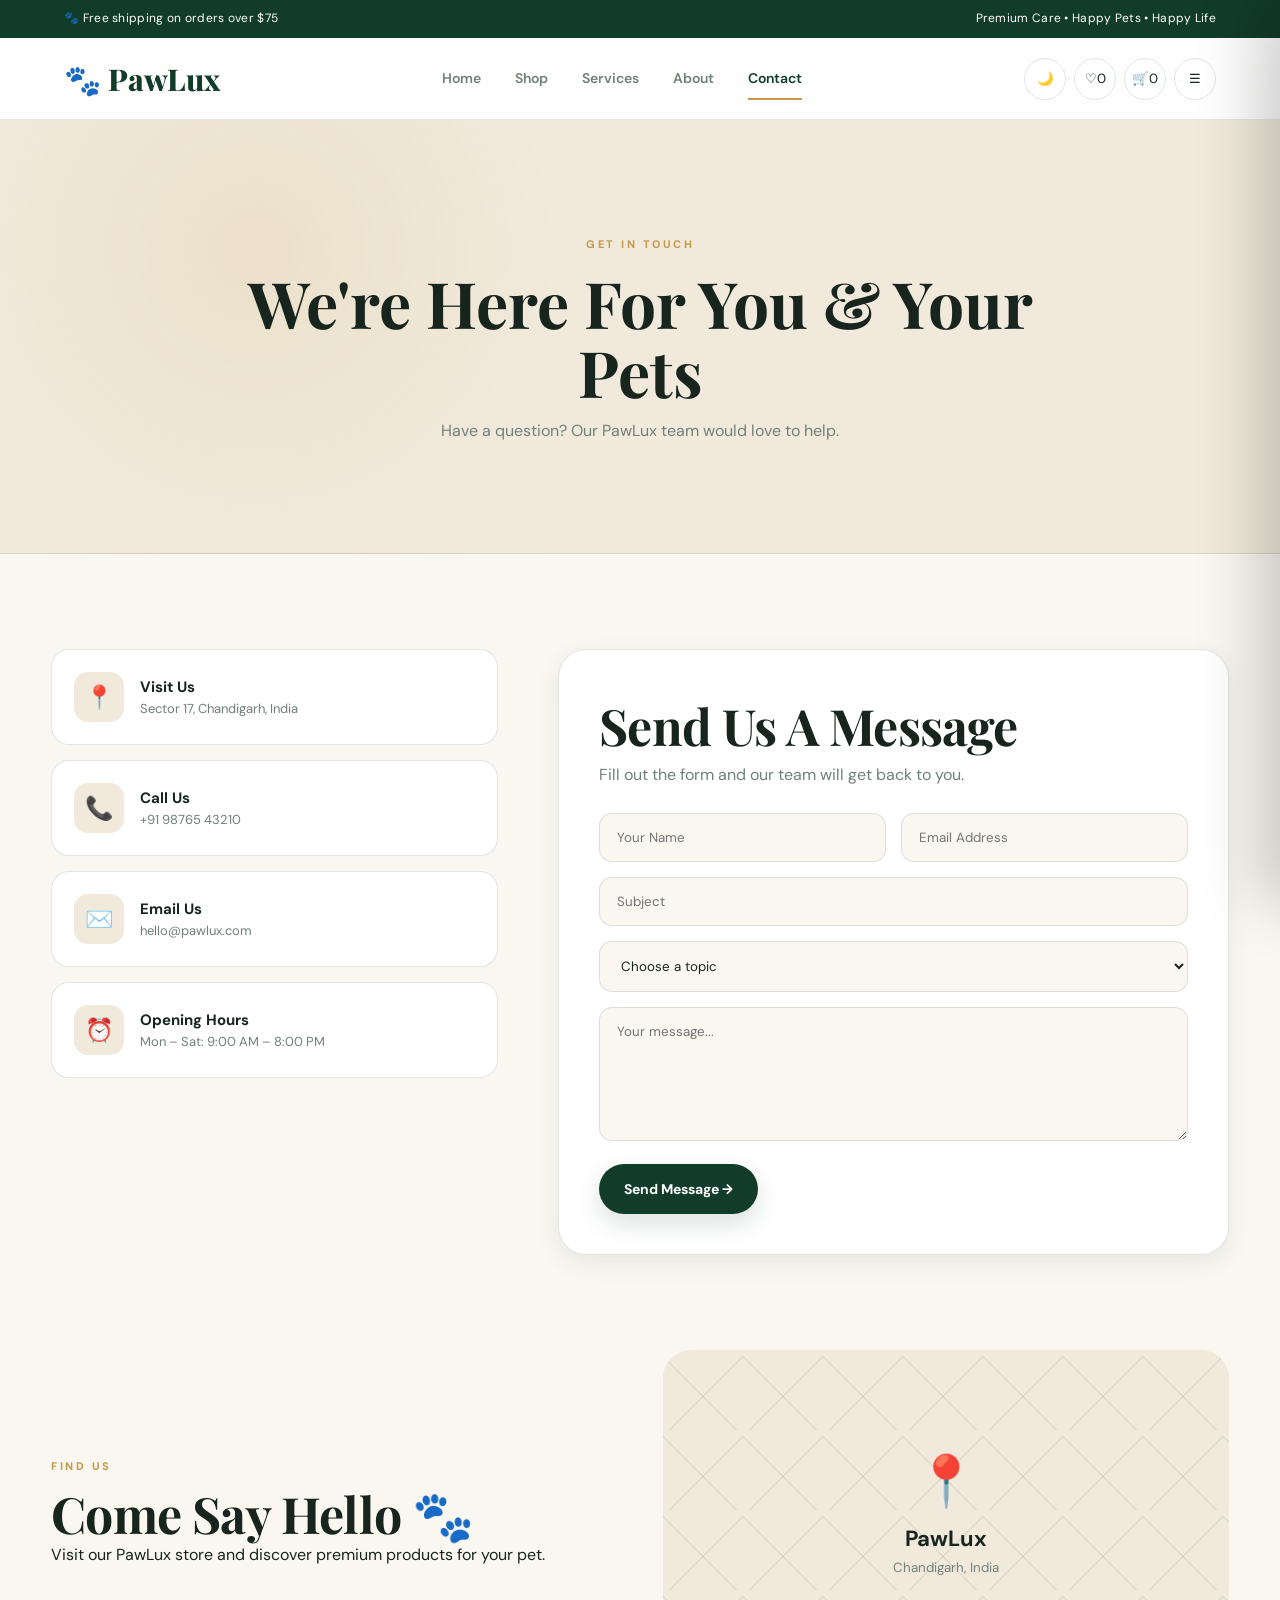
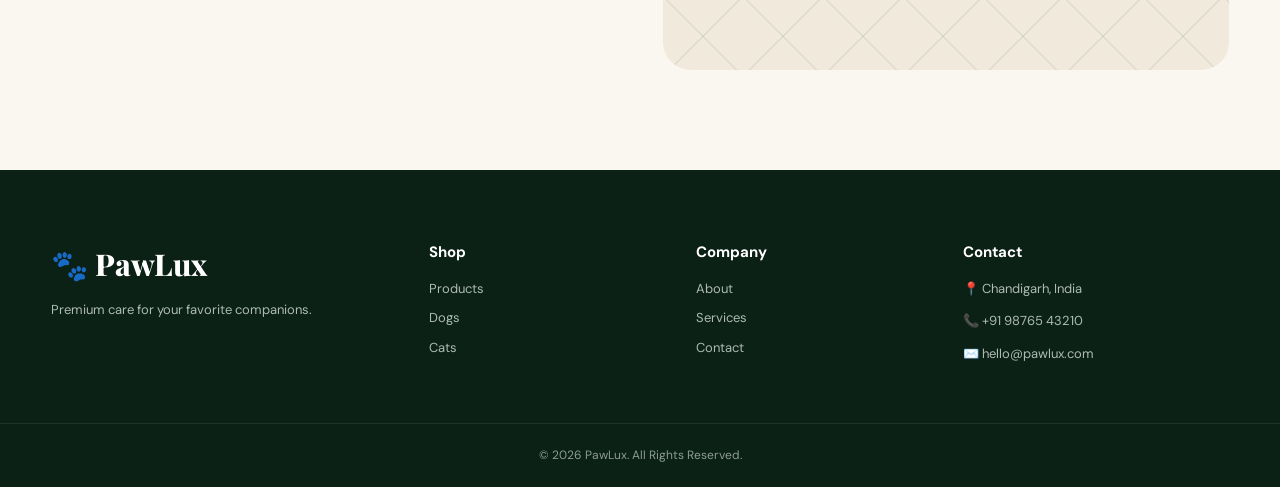
<file: contact.html>
<!DOCTYPE html>
<html lang="en">
<head>
    <meta charset="UTF-8">
    <meta name="viewport" content="width=device-width, initial-scale=1.0">
    <title>Contact | PawLux</title>
    <link rel="stylesheet" href="style.css">
    <link href="https://fonts.googleapis.com/css2?family=DM+Sans:wght@400;500;600;700&family=Playfair+Display:wght@600;700;800&display=swap" rel="stylesheet">
</head>
<body>

<div class="topbar">
    <p>🐾 Free shipping on orders over $75</p>
    <p>Premium Care • Happy Pets • Happy Life</p>
</div>

<header class="header">
    <a href="index.html" class="logo">🐾 PawLux</a>

    <nav id="navLinks">
        <a href="index.html">Home</a>
        <a href="shop.html">Shop</a>
        <a href="services.html">Services</a>
        <a href="about.html">About</a>
        <a href="contact.html" class="active">Contact</a>
    </nav>

    <div class="header-actions">
        <button id="themeBtn">🌙</button>
        <button id="wishlistBtn">♡ <span id="wishlistCount">0</span></button>
        <button id="cartBtn">🛒 <span id="cartCount">0</span></button>
        <button id="menuBtn" class="menu-btn">☰</button>
    </div>
</header>

<section class="page-hero">
    <span class="eyebrow">GET IN TOUCH</span>
    <h1>We're Here For You & Your Pets</h1>
    <p>Have a question? Our PawLux team would love to help.</p>
</section>

<section class="section container contact-grid">

    <div class="contact-info">

        <div class="contact-card">
            <span>📍</span>
            <div>
                <h3>Visit Us</h3>
                <p>Sector 17, Chandigarh, India</p>
            </div>
        </div>

        <div class="contact-card">
            <span>📞</span>
            <div>
                <h3>Call Us</h3>
                <p>+91 98765 43210</p>
            </div>
        </div>

        <div class="contact-card">
            <span>✉️</span>
            <div>
                <h3>Email Us</h3>
                <p>hello@pawlux.com</p>
            </div>
        </div>

        <div class="contact-card">
            <span>⏰</span>
            <div>
                <h3>Opening Hours</h3>
                <p>Mon – Sat: 9:00 AM – 8:00 PM</p>
            </div>
        </div>

    </div>

    <form id="contactForm" class="contact-form">

        <h2>Send Us A Message</h2>
        <p>Fill out the form and our team will get back to you.</p>

        <div class="form-row">
            <input type="text" placeholder="Your Name" required>
            <input type="email" placeholder="Email Address" required>
        </div>

        <input type="text" placeholder="Subject" required>

        <select required>
            <option value="">Choose a topic</option>
            <option>Order Support</option>
            <option>Product Question</option>
            <option>Pet Services</option>
            <option>General Question</option>
        </select>

        <textarea rows="6" placeholder="Your message..." required></textarea>

        <button class="btn" type="submit">Send Message →</button>

    </form>

</section>

<section class="map-section container">
    <div>
        <span class="eyebrow">FIND US</span>
        <h2>Come Say Hello 🐾</h2>
        <p>Visit our PawLux store and discover premium products for your pet.</p>
    </div>

    <div class="fake-map">
        <span>📍</span>
        <strong>PawLux</strong>
        <small>Chandigarh, India</small>
    </div>
</section>

<footer class="footer">
    <div class="container footer-grid">
        <div>
            <a href="index.html" class="logo">🐾 PawLux</a>
            <p>Premium care for your favorite companions.</p>
        </div>
        <div>
            <h4>Shop</h4>
            <a href="shop.html">Products</a>
            <a href="shop.html?category=Dogs">Dogs</a>
            <a href="shop.html?category=Cats">Cats</a>
        </div>
        <div>
            <h4>Company</h4>
            <a href="about.html">About</a>
            <a href="services.html">Services</a>
            <a href="contact.html">Contact</a>
        </div>
        <div>
            <h4>Contact</h4>
            <p>📍 Chandigarh, India</p>
            <p>📞 +91 98765 43210</p>
            <p>✉️ hello@pawlux.com</p>
        </div>
    </div>

    <div class="footer-bottom">© 2026 PawLux. All Rights Reserved.</div>
</footer>

<div id="cartOverlay" class="cart-overlay"></div>

<aside id="cartSidebar" class="cart-sidebar">
    <div class="cart-header">
        <h2>Your Cart</h2>
        <button id="closeCart">×</button>
    </div>
    <div id="cartItems" class="cart-items"></div>
    <div class="cart-footer">
        <div><span>Total</span><strong id="cartTotal">$0.00</strong></div>
        <button id="checkoutBtn" class="btn full">Checkout</button>
    </div>
</aside>

<div id="toast" class="toast"></div>

<script src="script.js"></script>
</body>
</html>
</file>
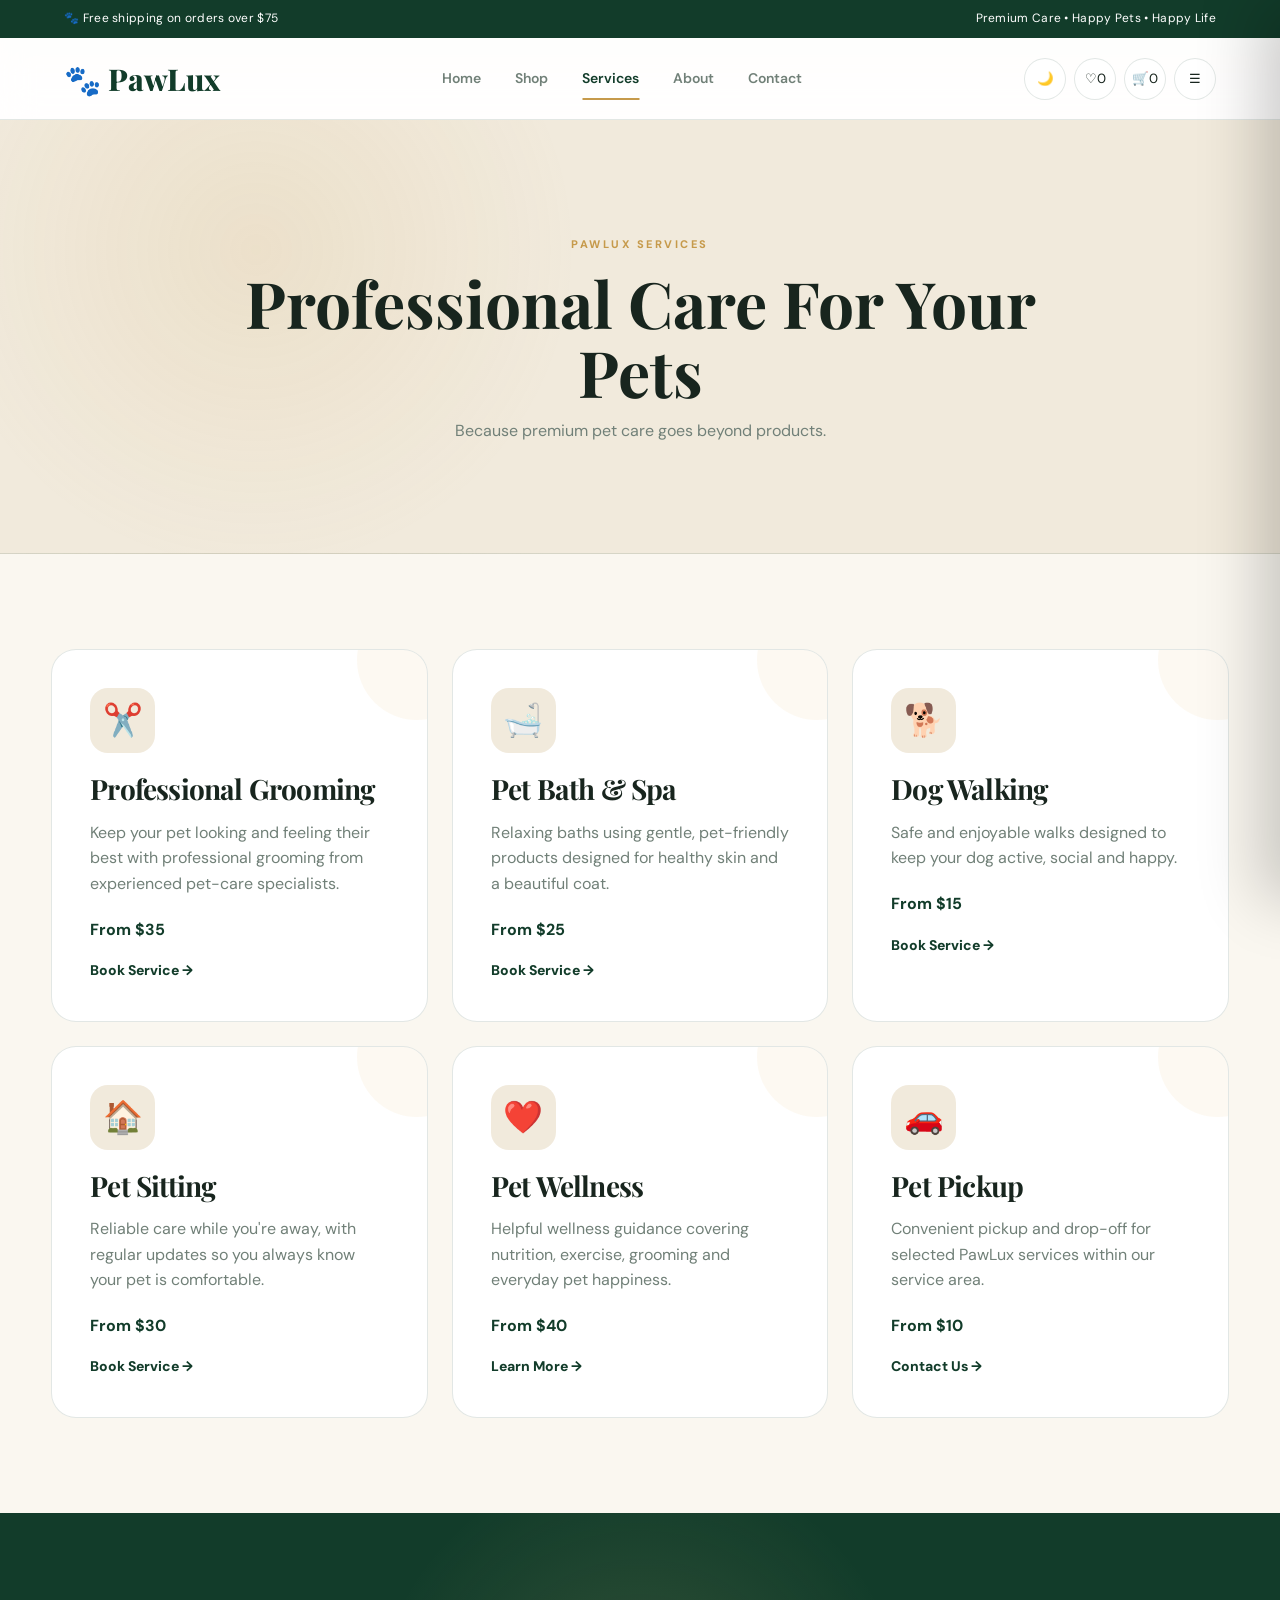
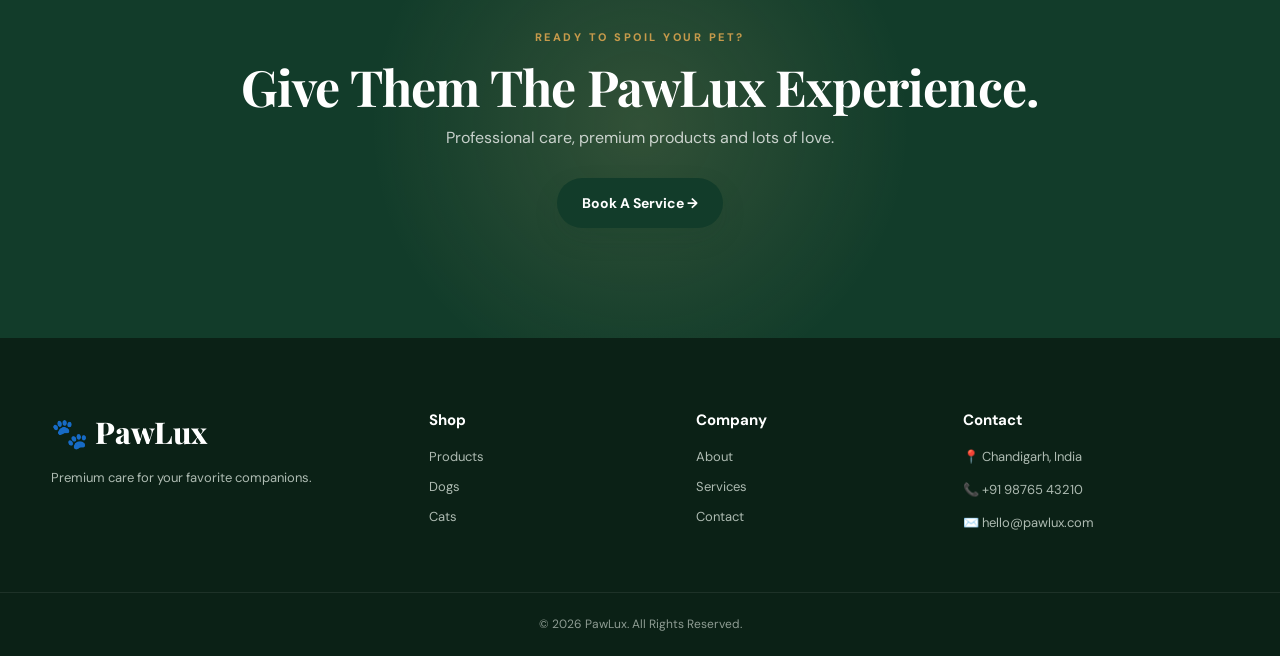
<file: services.html>
<!DOCTYPE html>
<html lang="en">
<head>
    <meta charset="UTF-8">
    <meta name="viewport" content="width=device-width, initial-scale=1.0">
    <title>Services | PawLux</title>
    <link rel="stylesheet" href="style.css">
    <link href="https://fonts.googleapis.com/css2?family=DM+Sans:wght@400;500;600;700&family=Playfair+Display:wght@600;700;800&display=swap" rel="stylesheet">
</head>
<body>

<div class="topbar">
    <p>🐾 Free shipping on orders over $75</p>
    <p>Premium Care • Happy Pets • Happy Life</p>
</div>

<header class="header">
    <a href="index.html" class="logo">🐾 PawLux</a>

    <nav id="navLinks">
        <a href="index.html">Home</a>
        <a href="shop.html">Shop</a>
        <a href="services.html" class="active">Services</a>
        <a href="about.html">About</a>
        <a href="contact.html">Contact</a>
    </nav>

    <div class="header-actions">
        <button id="themeBtn">🌙</button>
        <button id="wishlistBtn">♡ <span id="wishlistCount">0</span></button>
        <button id="cartBtn">🛒 <span id="cartCount">0</span></button>
        <button id="menuBtn" class="menu-btn">☰</button>
    </div>
</header>

<section class="page-hero">
    <span class="eyebrow">PAWLUX SERVICES</span>
    <h1>Professional Care For Your Pets</h1>
    <p>Because premium pet care goes beyond products.</p>
</section>

<section class="section container">
    <div class="service-grid">

        <div class="service-card">
            <div class="service-icon">✂️</div>
            <h2>Professional Grooming</h2>
            <p>
                Keep your pet looking and feeling their best with professional
                grooming from experienced pet-care specialists.
            </p>
            <strong>From $35</strong>
            <a href="contact.html" class="text-link">Book Service →</a>
        </div>

        <div class="service-card">
            <div class="service-icon">🛁</div>
            <h2>Pet Bath & Spa</h2>
            <p>
                Relaxing baths using gentle, pet-friendly products designed
                for healthy skin and a beautiful coat.
            </p>
            <strong>From $25</strong>
            <a href="contact.html" class="text-link">Book Service →</a>
        </div>

        <div class="service-card">
            <div class="service-icon">🐕</div>
            <h2>Dog Walking</h2>
            <p>
                Safe and enjoyable walks designed to keep your dog active,
                social and happy.
            </p>
            <strong>From $15</strong>
            <a href="contact.html" class="text-link">Book Service →</a>
        </div>

        <div class="service-card">
            <div class="service-icon">🏠</div>
            <h2>Pet Sitting</h2>
            <p>
                Reliable care while you're away, with regular updates so
                you always know your pet is comfortable.
            </p>
            <strong>From $30</strong>
            <a href="contact.html" class="text-link">Book Service →</a>
        </div>

        <div class="service-card">
            <div class="service-icon">❤️</div>
            <h2>Pet Wellness</h2>
            <p>
                Helpful wellness guidance covering nutrition, exercise,
                grooming and everyday pet happiness.
            </p>
            <strong>From $40</strong>
            <a href="contact.html" class="text-link">Learn More →</a>
        </div>

        <div class="service-card">
            <div class="service-icon">🚗</div>
            <h2>Pet Pickup</h2>
            <p>
                Convenient pickup and drop-off for selected PawLux services
                within our service area.
            </p>
            <strong>From $10</strong>
            <a href="contact.html" class="text-link">Contact Us →</a>
        </div>

    </div>
</section>

<section class="cta-section">
    <div class="container">
        <span class="eyebrow">READY TO SPOIL YOUR PET?</span>
        <h2>Give Them The PawLux Experience.</h2>
        <p>Professional care, premium products and lots of love.</p>
        <a href="contact.html" class="btn">Book A Service →</a>
    </div>
</section>

<footer class="footer">
    <div class="container footer-grid">
        <div>
            <a href="index.html" class="logo">🐾 PawLux</a>
            <p>Premium care for your favorite companions.</p>
        </div>
        <div>
            <h4>Shop</h4>
            <a href="shop.html">Products</a>
            <a href="shop.html?category=Dogs">Dogs</a>
            <a href="shop.html?category=Cats">Cats</a>
        </div>
        <div>
            <h4>Company</h4>
            <a href="about.html">About</a>
            <a href="services.html">Services</a>
            <a href="contact.html">Contact</a>
        </div>
        <div>
            <h4>Contact</h4>
            <p>📍 Chandigarh, India</p>
            <p>📞 +91 98765 43210</p>
            <p>✉️ hello@pawlux.com</p>
        </div>
    </div>
    <div class="footer-bottom">© 2026 PawLux. All Rights Reserved.</div>
</footer>

<div id="cartOverlay" class="cart-overlay"></div>

<aside id="cartSidebar" class="cart-sidebar">
    <div class="cart-header">
        <h2>Your Cart</h2>
        <button id="closeCart">×</button>
    </div>
    <div id="cartItems" class="cart-items"></div>
    <div class="cart-footer">
        <div><span>Total</span><strong id="cartTotal">$0.00</strong></div>
        <button id="checkoutBtn" class="btn full">Checkout</button>
    </div>
</aside>

<div id="toast" class="toast"></div>

<script src="script.js"></script>
</body>
</html>
</file>
<file: style.css>
/* =====================================================
   PAWLUX — PREMIUM LUXURY CSS
   HTML & JAVASCRIPT UNCHANGED
===================================================== */

:root {
    --bg: #faf7f0;
    --surface: #ffffff;
    --surface-2: #f1eadc;

    --text: #18251e;
    --muted: #718078;

    --green: #123c2a;
    --green-light: #2d7052;

    --gold: #c69a4b;
    --gold-light: #e5c681;

    --border: rgba(18, 60, 42, 0.12);

    --shadow-sm: 0 8px 25px rgba(18, 60, 42, 0.08);
    --shadow:
        0 25px 70px rgba(18, 60, 42, 0.13);

    --radius: 24px;

    --transition: 0.35s cubic-bezier(.2,.8,.2,1);
}

* {
    margin: 0;
    padding: 0;
    box-sizing: border-box;
}

html {
    scroll-behavior: smooth;
}

body {
    font-family: "DM Sans", sans-serif;
    background: var(--bg);
    color: var(--text);
    line-height: 1.6;
    overflow-x: hidden;
    transition: background .4s ease, color .4s ease;
}

body.dark {
    --bg: #0c1510;
    --surface: #142019;
    --surface-2: #192a20;

    --text: #f4f1e8;
    --muted: #aab6af;

    --green: #8bc19d;
    --green-light: #a6d5b5;

    --gold: #d6ad62;
    --gold-light: #efd18d;

    --border: rgba(255,255,255,.09);

    --shadow-sm: 0 8px 30px rgba(0,0,0,.25);
    --shadow: 0 25px 70px rgba(0,0,0,.35);
}

::selection {
    background: var(--gold);
    color: white;
}

a {
    color: inherit;
    text-decoration: none;
}

button,
input,
textarea,
select {
    font-family: inherit;
}

button {
    cursor: pointer;
}

img {
    width: 100%;
    display: block;
}

.container {
    width: min(1180px, 92%);
    margin: auto;
}

/* =====================================================
   TOP BAR
===================================================== */

.topbar {
    min-height: 38px;
    padding: 8px 5%;
    background: var(--green);
    color: white;

    display: flex;
    justify-content: space-between;
    align-items: center;

    font-size: 12px;
    letter-spacing: .3px;
}

/* =====================================================
   HEADER
===================================================== */

.header {
    height: 82px;
    padding: 0 5%;

    background: rgba(255,255,255,.88);
    backdrop-filter: blur(18px);

    border-bottom: 1px solid var(--border);

    display: flex;
    align-items: center;
    justify-content: space-between;

    position: sticky;
    top: 0;
    z-index: 1000;

    transition: .3s ease;
}

body.dark .header {
    background: rgba(20,32,25,.9);
}

.logo {
    font-family: "Playfair Display", serif;
    font-size: 30px;
    font-weight: 800;
    color: var(--green);

    display: flex;
    align-items: center;
    gap: 7px;

    transition: var(--transition);
}

.logo:hover {
    transform: translateY(-2px);
}

.header nav {
    display: flex;
    align-items: center;
    gap: 34px;
}

.header nav a {
    color: var(--muted);
    font-weight: 600;
    font-size: 14px;

    position: relative;

    transition: var(--transition);
}

.header nav a::before {
    content: "";

    position: absolute;
    left: 50%;
    bottom: -10px;

    width: 0;
    height: 2px;

    background: var(--gold);

    transform: translateX(-50%);

    transition: .3s ease;
}

.header nav a:hover,
.header nav a.active {
    color: var(--green);
}

.header nav a:hover::before,
.header nav a.active::before {
    width: 100%;
}

.header-actions {
    display: flex;
    align-items: center;
    gap: 8px;
}

.header-actions button {
    width: 42px;
    height: 42px;

    border: 1px solid var(--border);
    border-radius: 50%;

    background: var(--surface);
    color: var(--text);

    display: flex;
    align-items: center;
    justify-content: center;

    transition: var(--transition);
}

.header-actions button:hover {
    transform: translateY(-3px);
    background: var(--green);
    color: white;
    border-color: var(--green);
    box-shadow: var(--shadow-sm);
}

.menu-btn {
    display: none;
}

/* =====================================================
   BUTTONS
===================================================== */

.btn {
    display: inline-flex;
    align-items: center;
    justify-content: center;

    min-height: 50px;

    padding: 0 25px;

    border: 0;
    border-radius: 50px;

    background: var(--green);
    color: white;

    font-weight: 700;
    font-size: 14px;

    box-shadow: 0 10px 25px rgba(18,60,42,.15);

    transition: var(--transition);
}

.btn:hover {
    transform: translateY(-4px);
    background: var(--green-light);

    box-shadow:
        0 15px 35px rgba(18,60,42,.22);
}

.btn-outline {
    background: transparent;
    color: var(--green);
    border: 1px solid var(--green);
    box-shadow: none;
}

.btn-outline:hover {
    color: white;
}

/* =====================================================
   HERO
===================================================== */

.hero {
    min-height: 680px;

    width: min(1180px,92%);
    margin: auto;

    padding: 80px 0;

    display: grid;
    grid-template-columns: 1fr 1fr;

    gap: 70px;

    align-items: center;
}

.hero-content {
    animation: heroText .9s ease both;
}

@keyframes heroText {
    from {
        opacity: 0;
        transform: translateY(30px);
    }

    to {
        opacity: 1;
        transform: translateY(0);
    }
}

.eyebrow {
    display: inline-block;

    color: var(--gold);

    font-size: 11px;
    font-weight: 800;

    letter-spacing: 2.5px;
}

.hero h1 {
    font-family: "Playfair Display", serif;

    font-size: clamp(45px,5.5vw,78px);

    line-height: 1.02;

    margin: 16px 0 25px;

    letter-spacing: -2px;
}

.hero h1 span {
    color: var(--green-light);
}

.hero p {
    max-width: 570px;

    color: var(--muted);

    font-size: 17px;
}

.hero-buttons {
    display: flex;
    flex-wrap: wrap;
    gap: 14px;

    margin: 32px 0;
}

.hero-rating {
    display: flex;
    align-items: center;
    gap: 8px;

    font-size: 13px;
}

.hero-rating span {
    color: var(--muted);
}

.hero-image {
    position: relative;

    animation: heroImage 1s ease both;
}

@keyframes heroImage {
    from {
        opacity: 0;
        transform: translateX(40px) scale(.96);
    }

    to {
        opacity: 1;
        transform: translateX(0) scale(1);
    }
}

.hero-image::before {
    content: "";

    position: absolute;

    width: 180px;
    height: 180px;

    border-radius: 50%;

    background: var(--gold-light);

    opacity: .35;

    top: -35px;
    right: -35px;

    z-index: -1;
}

.hero-image img {
    height: 570px;

    border-radius: 35px;

    object-fit: cover;

    box-shadow: var(--shadow);

    transition: .6s ease;
}

.hero-image:hover img {
    transform: scale(1.02);
}

.floating-card {
    position: absolute;

    bottom: 28px;
    left: -35px;

    padding: 16px 20px;

    border-radius: 18px;

    background: rgba(255,255,255,.95);

    backdrop-filter: blur(12px);

    box-shadow: var(--shadow);

    display: flex;
    align-items: center;

    gap: 12px;

    animation: floating 3s ease-in-out infinite;
}

@keyframes floating {
    0%,100% {
        transform: translateY(0);
    }

    50% {
        transform: translateY(-8px);
    }
}

.floating-card > span {
    font-size: 30px;
}

.floating-card strong,
.floating-card small {
    display: block;
}

.floating-card small {
    color: var(--muted);
    font-size: 11px;
}

/* =====================================================
   FEATURES
===================================================== */

.features {
    display: grid;
    grid-template-columns: repeat(4,1fr);

    gap: 18px;

    margin-bottom: 90px;
}

.feature {
    padding: 23px;

    background: var(--surface);

    border: 1px solid var(--border);

    border-radius: 20px;

    display: flex;
    align-items: center;

    gap: 15px;

    transition: var(--transition);
}

.feature:hover {
    transform: translateY(-6px);
    box-shadow: var(--shadow-sm);
    border-color: rgba(198,154,75,.35);
}

.feature > span {
    width: 50px;
    height: 50px;

    display: flex;
    align-items: center;
    justify-content: center;

    background: var(--surface-2);

    border-radius: 15px;

    font-size: 24px;
}

.feature h3 {
    font-size: 15px;
}

.feature p {
    color: var(--muted);
    font-size: 12px;
}

/* =====================================================
   SECTIONS
===================================================== */

.section {
    padding: 95px 0;
}

.section-heading {
    display: flex;
    justify-content: space-between;
    align-items: end;

    margin-bottom: 38px;
}

.section-heading.centered {
    display: block;
    text-align: center;
}

h2 {
    font-family: "Playfair Display", serif;

    font-size: clamp(32px,4vw,50px);

    line-height: 1.12;

    margin-top: 8px;

    letter-spacing: -.8px;
}

.text-link {
    color: var(--green);

    font-weight: 800;
    font-size: 14px;

    transition: var(--transition);
}

.text-link:hover {
    color: var(--gold);
}

/* =====================================================
   CATEGORY CARDS
===================================================== */

.category-grid {
    display: grid;
    grid-template-columns: repeat(4,1fr);

    gap: 20px;
}

.category-card {
    height: 350px;

    position: relative;

    overflow: hidden;

    border-radius: 25px;

    color: white;

    box-shadow: var(--shadow-sm);
}

.category-card img {
    position: absolute;
    inset: 0;

    width: 100%;
    height: 100%;

    object-fit: cover;

    transition: .7s ease;
}

.category-card::after {
    content: "";

    position: absolute;
    inset: 0;

    background:
        linear-gradient(
            to top,
            rgba(0,0,0,.78),
            rgba(0,0,0,.02) 70%
        );
}

.category-card div {
    position: absolute;

    left: 24px;
    right: 24px;
    bottom: 24px;

    z-index: 2;
}

.category-card h3 {
    font-family: "Playfair Display", serif;
    font-size: 26px;
}

.category-card p {
    font-size: 12px;
    opacity: .85;
}

.category-card:hover img {
    transform: scale(1.1);
}

/* =====================================================
   PRODUCT SECTION
===================================================== */

.soft-section {
    background: var(--surface-2);

    position: relative;
}

.product-grid {
    display: grid;
    grid-template-columns: repeat(4,1fr);

    gap: 22px;
}

.product-card {
    background: var(--surface);

    border: 1px solid var(--border);

    border-radius: 24px;

    overflow: hidden;

    position: relative;

    transition: var(--transition);
}

.product-card:hover {
    transform: translateY(-8px);

    box-shadow: var(--shadow);

    border-color: rgba(198,154,75,.3);
}

.product-image {
    height: 245px;

    position: relative;

    overflow: hidden;

    background: var(--surface-2);
}

.product-image img {
    height: 100%;

    object-fit: cover;

    transition: .6s ease;
}

.product-card:hover .product-image img {
    transform: scale(1.07);
}

.badge {
    position: absolute;

    top: 14px;
    left: 14px;

    padding: 7px 11px;

    border-radius: 50px;

    background: var(--green);

    color: white;

    font-size: 9px;

    font-weight: 800;

    letter-spacing: .7px;

    z-index: 3;
}

.wishlist {
    position: absolute;

    right: 14px;
    top: 14px;

    width: 40px;
    height: 40px;

    border: 0;

    border-radius: 50%;

    background: rgba(255,255,255,.95);

    color: #333;

    font-size: 20px;

    z-index: 4;

    transition: var(--transition);
}

.wishlist:hover {
    transform: scale(1.12);
}

.wishlist.active {
    color: #d44d5c;
}

.product-info {
    padding: 20px;
}

.product-category {
    color: var(--gold);

    font-size: 10px;

    text-transform: uppercase;

    font-weight: 800;

    letter-spacing: 1.5px;
}

.product-info h3 {
    font-family: "Playfair Display", serif;

    font-size: 20px;

    line-height: 1.25;

    margin: 7px 0;
}

.product-info h3 a:hover {
    color: var(--green-light);
}

.rating {
    font-size: 12px;

    margin: 7px 0;
}

.price {
    display: flex;

    align-items: center;

    gap: 9px;

    margin: 12px 0 15px;
}

.price strong {
    color: var(--green);

    font-size: 22px;
}

.price del {
    color: var(--muted);

    font-size: 12px;
}

.add-cart {
    width: 100%;

    padding: 12px;

    border: 0;

    border-radius: 12px;

    background: var(--green);

    color: white;

    font-weight: 700;

    transition: var(--transition);
}

.add-cart:hover {
    background: var(--green-light);

    transform: translateY(-2px);
}

/* =====================================================
   OFFER
===================================================== */

.offer {
    margin: 95px auto;

    padding: 60px;

    background:
        radial-gradient(
            circle at 80% 20%,
            rgba(229,198,129,.18),
            transparent 30%
        ),
        var(--green);

    color: white;

    border-radius: 35px;

    display: grid;

    grid-template-columns: 1.2fr .8fr;

    gap: 40px;

    align-items: center;

    overflow: hidden;

    position: relative;
}

.offer h2 {
    margin-bottom: 10px;
}

.offer p {
    color: rgba(255,255,255,.75);

    margin-bottom: 25px;
}

.offer-image img {
    height: 330px;

    border-radius: 25px;

    object-fit: cover;

    transform: rotate(2deg);

    transition: .5s ease;
}

.offer:hover .offer-image img {
    transform: rotate(0) scale(1.02);
}

.countdown {
    display: flex;

    gap: 10px;

    margin-bottom: 25px;
}

.countdown div {
    min-width: 75px;

    padding: 12px;

    background: rgba(255,255,255,.1);

    border: 1px solid rgba(255,255,255,.1);

    border-radius: 14px;

    text-align: center;
}

.countdown strong,
.countdown small {
    display: block;
}

.countdown strong {
    font-size: 22px;
}

.countdown small {
    opacity: .7;
    font-size: 9px;
}

/* =====================================================
   ABOUT
===================================================== */

.about-preview,
.about-story {
    display: grid;

    grid-template-columns: 1fr 1fr;

    gap: 70px;

    align-items: center;
}

.about-image {
    position: relative;
}

.about-image::after {
    content: "";

    position: absolute;

    width: 100px;
    height: 100px;

    border: 2px solid var(--gold);

    border-radius: 20px;

    bottom: -20px;
    right: -20px;

    z-index: -1;
}

.about-image img {
    height: 510px;

    border-radius: 30px;

    object-fit: cover;

    box-shadow: var(--shadow);
}

.about-content p,
.about-story p {
    color: var(--muted);

    margin: 17px 0;
}

/* =====================================================
   STATS
===================================================== */

.stats-section {
    padding: 65px 0;

    background: var(--green);

    color: white;
}

.stats {
    display: grid;

    grid-template-columns: repeat(4,1fr);

    text-align: center;

    gap: 25px;
}

.stats strong,
.stats span {
    display: block;
}

.stats strong {
    font-family: "Playfair Display", serif;

    font-size: 42px;
}

.stats span {
    font-size: 13px;

    opacity: .72;
}

/* =====================================================
   TESTIMONIALS
===================================================== */

.testimonial-grid {
    display: grid;

    grid-template-columns: repeat(3,1fr);

    gap: 22px;
}

.testimonial {
    padding: 30px;

    border: 1px solid var(--border);

    border-radius: 22px;

    background: var(--surface);

    transition: var(--transition);
}

.testimonial:hover {
    transform: translateY(-7px);

    box-shadow: var(--shadow-sm);
}

.testimonial p {
    color: var(--muted);

    margin: 18px 0;
}

/* =====================================================
   NEWSLETTER
===================================================== */

.newsletter {
    padding: 75px 0;

    background: var(--surface-2);
}

.newsletter-content {
    display: flex;

    align-items: center;

    justify-content: space-between;

    gap: 35px;
}

.newsletter form {
    width: min(500px,100%);

    display: flex;
}

.newsletter input {
    flex: 1;

    padding: 15px 20px;

    border: 1px solid var(--border);

    border-radius: 50px 0 0 50px;

    background: var(--surface);

    color: var(--text);

    outline: none;
}

.newsletter input:focus {
    border-color: var(--gold);
}

.newsletter .btn {
    border-radius: 0 50px 50px 0;
}

/* =====================================================
   PAGE HERO
===================================================== */

.page-hero {
    padding: 110px 20px;

    text-align: center;

    background:
        radial-gradient(
            circle at 20% 30%,
            rgba(198,154,75,.12),
            transparent 30%
        ),
        var(--surface-2);

    border-bottom: 1px solid var(--border);
}

.page-hero h1 {
    max-width: 850px;

    margin: 12px auto;

    font-family: "Playfair Display", serif;

    font-size: clamp(40px,5vw,68px);

    line-height: 1.08;
}

.page-hero p {
    max-width: 650px;

    margin: auto;

    color: var(--muted);
}

/* =====================================================
   SHOP TOOLBAR
===================================================== */

.shop-toolbar {
    display: flex;

    gap: 12px;

    margin-bottom: 40px;
}

.search-box {
    flex: 1;

    min-height: 52px;

    display: flex;

    align-items: center;

    gap: 10px;

    padding: 0 18px;

    border-radius: 50px;

    background: var(--surface);

    border: 1px solid var(--border);

    transition: .3s;
}

.search-box:focus-within {
    border-color: var(--gold);

    box-shadow: 0 0 0 4px rgba(198,154,75,.08);
}

.search-box input {
    width: 100%;

    border: 0;

    outline: 0;

    background: transparent;

    color: var(--text);
}

.shop-toolbar select {
    min-width: 170px;

    border: 1px solid var(--border);

    border-radius: 50px;

    padding: 0 18px;

    background: var(--surface);

    color: var(--text);

    outline: none;
}

/* =====================================================
   LOAD MORE
===================================================== */

.load-more-wrap {
    text-align: center;

    margin-top: 45px;
}

/* =====================================================
   PRODUCT DETAILS
===================================================== */

.product-detail {
    min-height: 650px;

    padding-top: 90px;
    padding-bottom: 90px;

    display: grid;

    grid-template-columns: 1fr 1fr;

    gap: 75px;

    align-items: center;
}

.detail-image {
    position: relative;
}

.detail-image::before {
    content: "";

    position: absolute;

    width: 140px;
    height: 140px;

    background: var(--gold-light);

    opacity: .2;

    border-radius: 50%;

    top: -30px;
    left: -30px;

    z-index: -1;
}

.detail-image img {
    height: 550px;

    border-radius: 32px;

    object-fit: cover;

    box-shadow: var(--shadow);
}

.detail-info h1 {
    font-family: "Playfair Display", serif;

    font-size: clamp(38px,5vw,60px);

    line-height: 1.05;

    margin: 12px 0 18px;
}

.detail-info > p {
    color: var(--muted);

    margin: 20px 0;

    font-size: 16px;
}

.detail-price {
    color: var(--green);

    font-size: 34px;

    font-weight: 800;

    margin: 22px 0;
}

.detail-price del {
    margin-left: 8px;
}

.detail-actions {
    display: flex;

    gap: 12px;

    flex-wrap: wrap;

    margin-top: 28px;
}

/* =====================================================
   SERVICES
===================================================== */

.service-grid {
    display: grid;

    grid-template-columns: repeat(3,1fr);

    gap: 24px;
}

.service-card {
    padding: 38px;

    background: var(--surface);

    border: 1px solid var(--border);

    border-radius: 25px;

    transition: var(--transition);

    position: relative;

    overflow: hidden;
}

.service-card::before {
    content: "";

    position: absolute;

    width: 120px;
    height: 120px;

    border-radius: 50%;

    background: var(--gold-light);

    opacity: .1;

    right: -50px;
    top: -50px;
}

.service-card:hover {
    transform: translateY(-8px);

    box-shadow: var(--shadow);
}

.service-icon {
    width: 65px;
    height: 65px;

    border-radius: 18px;

    background: var(--surface-2);

    display: flex;

    align-items: center;
    justify-content: center;

    font-size: 32px;

    margin-bottom: 20px;
}

.service-card h2 {
    font-size: 28px;
}

.service-card p {
    color: var(--muted);

    margin: 15px 0 20px;
}

.service-card strong {
    display: block;

    color: var(--green);

    margin-bottom: 15px;
}

/* =====================================================
   CTA
===================================================== */

.cta-section {
    padding: 110px 20px;

    text-align: center;

    background:
        radial-gradient(
            circle at center,
            rgba(229,198,129,.15),
            transparent 40%
        ),
        var(--green);

    color: white;
}

.cta-section h2 {
    margin: 10px 0;
}

.cta-section p {
    margin-bottom: 28px;

    opacity: .75;
}

/* =====================================================
   VALUES
===================================================== */

.values-grid {
    display: grid;

    grid-template-columns: repeat(4,1fr);

    gap: 20px;
}

.value-card {
    padding: 32px 25px;

    text-align: center;

    border-radius: 22px;

    background: var(--surface);

    border: 1px solid var(--border);

    transition: var(--transition);
}

.value-card:hover {
    transform: translateY(-7px);

    box-shadow: var(--shadow-sm);
}

.value-card > span {
    font-size: 35px;
}

.value-card h3 {
    margin: 12px 0;
}

.value-card p {
    color: var(--muted);

    font-size: 14px;
}

/* =====================================================
   CONTACT
===================================================== */

.contact-grid {
    display: grid;

    grid-template-columns: .8fr 1.2fr;

    gap: 60px;
}

.contact-card {
    display: flex;

    align-items: center;

    gap: 16px;

    padding: 22px;

    margin-bottom: 15px;

    background: var(--surface);

    border: 1px solid var(--border);

    border-radius: 18px;

    transition: var(--transition);
}

.contact-card:hover {
    transform: translateX(5px);

    box-shadow: var(--shadow-sm);
}

.contact-card > span {
    width: 50px;
    height: 50px;

    border-radius: 14px;

    display: flex;

    align-items: center;
    justify-content: center;

    background: var(--surface-2);

    font-size: 23px;
}

.contact-card h3 {
    font-size: 15px;
}

.contact-card p {
    color: var(--muted);

    font-size: 13px;
}

.contact-form {
    padding: 40px;

    background: var(--surface);

    border: 1px solid var(--border);

    border-radius: 28px;

    box-shadow: var(--shadow-sm);
}

.contact-form > p {
    color: var(--muted);

    margin: 8px 0 25px;
}

.contact-form input,
.contact-form select,
.contact-form textarea {
    width: 100%;

    padding: 15px 17px;

    margin-bottom: 15px;

    border: 1px solid var(--border);

    border-radius: 13px;

    outline: none;

    background: var(--bg);

    color: var(--text);

    transition: .3s;
}

.contact-form input:focus,
.contact-form select:focus,
.contact-form textarea:focus {
    border-color: var(--gold);

    box-shadow: 0 0 0 4px rgba(198,154,75,.08);
}

.form-row {
    display: grid;

    grid-template-columns: 1fr 1fr;

    gap: 15px;
}

.map-section {
    display: grid;

    grid-template-columns: 1fr 1fr;

    gap: 45px;

    align-items: center;

    padding-bottom: 100px;
}

.fake-map {
    min-height: 320px;

    border-radius: 28px;

    background:
        linear-gradient(
            45deg,
            transparent 45%,
            rgba(18,60,42,.12) 46%,
            transparent 47%
        ),
        linear-gradient(
            -45deg,
            transparent 45%,
            rgba(18,60,42,.12) 46%,
            transparent 47%
        ),
        var(--surface-2);

    background-size: 80px 80px;

    display: flex;

    flex-direction: column;

    justify-content: center;

    align-items: center;
}

.fake-map span {
    font-size: 50px;
}

.fake-map strong {
    font-size: 22px;
}

.fake-map small {
    color: var(--muted);
}

/* =====================================================
   FOOTER
===================================================== */

.footer {
    padding-top: 70px;

    background: #0b2116;

    color: white;
}

.footer-grid {
    display: grid;

    grid-template-columns: 1.5fr 1fr 1fr 1.2fr;

    gap: 45px;

    padding-bottom: 55px;
}

.footer .logo {
    color: white;
}

.footer p {
    color: #aebbb2;

    margin-top: 12px;

    font-size: 13px;
}

.footer h4 {
    margin-bottom: 15px;

    font-size: 15px;
}

.footer a:not(.logo) {
    display: block;

    color: #aebbb2;

    margin: 9px 0;

    font-size: 13px;

    transition: .25s;
}

.footer a:hover {
    color: white;
    transform: translateX(3px);
}

.footer-bottom {
    text-align: center;

    padding: 22px;

    border-top: 1px solid rgba(255,255,255,.08);

    color: #8e9c93;

    font-size: 12px;
}

/* =====================================================
   CART
===================================================== */

.cart-overlay {
    position: fixed;

    inset: 0;

    background: rgba(0,0,0,.5);

    opacity: 0;

    visibility: hidden;

    z-index: 1998;

    backdrop-filter: blur(3px);

    transition: .3s;
}

.cart-overlay.active {
    opacity: 1;

    visibility: visible;
}

.cart-sidebar {
    position: fixed;

    top: 0;
    right: -450px;

    width: min(450px,100%);

    height: 100vh;

    background: var(--surface);

    z-index: 1999;

    display: flex;

    flex-direction: column;

    box-shadow: -20px 0 60px rgba(0,0,0,.2);

    transition: .45s cubic-bezier(.2,.8,.2,1);
}

.cart-sidebar.active {
    right: 0;
}

.cart-header {
    padding: 25px;

    display: flex;

    align-items: center;

    justify-content: space-between;

    border-bottom: 1px solid var(--border);
}

.cart-header h2 {
    font-size: 28px;
}

.cart-header button {
    border: 0;

    background: transparent;

    color: var(--text);

    font-size: 32px;
}

.cart-items {
    flex: 1;

    overflow-y: auto;

    padding: 20px;
}

.cart-item {
    display: grid;

    grid-template-columns: 75px 1fr auto;

    gap: 12px;

    padding: 15px 0;

    border-bottom: 1px solid var(--border);
}

.cart-item img {
    width: 75px;
    height: 75px;

    border-radius: 13px;

    object-fit: cover;
}

.cart-item h4 {
    font-size: 13px;

    line-height: 1.3;
}

.cart-item p {
    color: var(--green);

    font-weight: 800;

    font-size: 13px;

    margin: 4px 0;
}

.qty {
    display: flex;

    align-items: center;

    gap: 8px;
}

.qty button {
    width: 25px;
    height: 25px;

    border: 1px solid var(--border);

    border-radius: 50%;

    background: var(--surface);

    color: var(--text);
}

.remove {
    border: 0;

    background: transparent;

    color: #d15a5a;

    font-size: 20px;
}

.cart-footer {
    padding: 25px;

    border-top: 1px solid var(--border);
}

.cart-footer > div {
    display: flex;

    justify-content: space-between;

    margin-bottom: 17px;
}

.cart-footer strong {
    color: var(--green);

    font-size: 21px;
}

.full {
    width: 100%;
}

.empty-cart {
    text-align: center;

    color: var(--muted);

    padding: 70px 15px;
}

/* =====================================================
   TOAST
===================================================== */

.toast {
    position: fixed;

    right: 25px;
    bottom: 25px;

    padding: 15px 22px;

    border-radius: 14px;

    background: var(--green);

    color: white;

    box-shadow: var(--shadow);

    transform: translateY(100px);

    opacity: 0;

    z-index: 3000;

    transition: .35s ease;
}

.toast.show {
    transform: translateY(0);

    opacity: 1;
}

/* =====================================================
   RESPONSIVE — TABLET
===================================================== */

@media(max-width:1050px) {

    .header nav {
        gap: 20px;
    }

    .hero {
        gap: 40px;
    }

    .product-grid {
        grid-template-columns: repeat(3,1fr);
    }

    .category-grid {
        grid-template-columns: repeat(2,1fr);
    }

    .features {
        grid-template-columns: repeat(2,1fr);
    }

    .values-grid {
        grid-template-columns: repeat(2,1fr);
    }

    .service-grid {
        grid-template-columns: repeat(2,1fr);
    }
}

/* =====================================================
   RESPONSIVE — MOBILE NAV
===================================================== */

@media(max-width:800px) {

    .topbar p:last-child {
        display: none;
    }

    .header {
        height: 74px;
    }

    .header nav {
        position: absolute;

        top: 74px;
        left: 0;
        right: 0;

        padding: 25px;

        background: var(--surface);

        border-bottom: 1px solid var(--border);

        display: flex;

        flex-direction: column;

        align-items: flex-start;

        gap: 20px;

        transform: translateY(-150%);

        transition: .35s ease;
    }

    .header nav.active {
        transform: translateY(0);

        box-shadow: var(--shadow);
    }

    .menu-btn {
        display: flex;
    }

    .hero {
        grid-template-columns: 1fr;

        padding: 55px 0;
    }

    .hero-image {
        order: -1;
    }

    .hero-image img {
        height: 420px;
    }

    .floating-card {
        left: 15px;
    }

    .offer {
        grid-template-columns: 1fr;

        padding: 40px 30px;
    }

    .about-preview,
    .about-story,
    .product-detail,
    .contact-grid,
    .map-section {
        grid-template-columns: 1fr;

        gap: 40px;
    }

    .testimonial-grid {
        grid-template-columns: 1fr;
    }

    .newsletter-content {
        flex-direction: column;

        align-items: stretch;
    }

    .footer-grid {
        grid-template-columns: repeat(2,1fr);
    }

    .stats {
        grid-template-columns: repeat(2,1fr);
    }

    .shop-toolbar {
        flex-direction: column;
    }

    .shop-toolbar select {
        height: 52px;
    }
}

/* =====================================================
   RESPONSIVE — SMALL MOBILE
===================================================== */

@media(max-width:560px) {

    .container {
        width: 90%;
    }

    .topbar {
        justify-content: center;
    }

    .logo {
        font-size: 24px;
    }

    .header-actions {
        gap: 5px;
    }

    .header-actions button {
        width: 37px;
        height: 37px;
    }

    .header-actions button:first-child,
    .header-actions button:nth-child(2) {
        display: none;
    }

    .hero h1 {
        font-size: 43px;

        letter-spacing: -1.5px;
    }

    .hero-image img {
        height: 350px;

        border-radius: 25px;
    }

    .hero-buttons {
        flex-direction: column;

        align-items: stretch;
    }

    .btn {
        width: 100%;
    }

    .features,
    .category-grid,
    .product-grid,
    .service-grid,
    .values-grid {
        grid-template-columns: 1fr;
    }

    .section {
        padding: 65px 0;
    }

    .section-heading {
        align-items: flex-start;

        flex-direction: column;

        gap: 12px;
    }

    .category-card {
        height: 300px;
    }

    .offer {
        margin: 60px auto;

        border-radius: 25px;
    }

    .countdown {
        flex-wrap: wrap;
    }

    .countdown div {
        flex: 1;

        min-width: 60px;
    }

    .about-image img {
        height: 350px;
    }

    .stats strong {
        font-size: 32px;
    }

    .footer-grid {
        grid-template-columns: 1fr;

        gap: 30px;
    }

    .form-row {
        grid-template-columns: 1fr;

        gap: 0;
    }

    .contact-form {
        padding: 25px;
    }

    .detail-image img {
        height: 400px;
    }

    .detail-info h1 {
        font-size: 40px;
    }

    .detail-actions {
        flex-direction: column;
    }

    .product-detail {
        padding-top: 60px;
    }

    .page-hero {
        padding: 75px 20px;
    }

    .page-hero h1 {
        font-size: 40px;
    }
}

/* =====================================================
   SMOOTH PAGE LOAD
===================================================== */

body {
    animation: pageLoad .45s ease;
}

@keyframes pageLoad {
    from {
        opacity: 0;
    }

    to {
        opacity: 1;
    }
}

/* =====================================================
   CUSTOM SCROLLBAR
===================================================== */

::-webkit-scrollbar {
    width: 9px;
}

::-webkit-scrollbar-track {
    background: var(--bg);
}

::-webkit-scrollbar-thumb {
    background: var(--green);

    border-radius: 20px;
}

::-webkit-scrollbar-thumb:hover {
    background: var(--gold);
}
</file>
